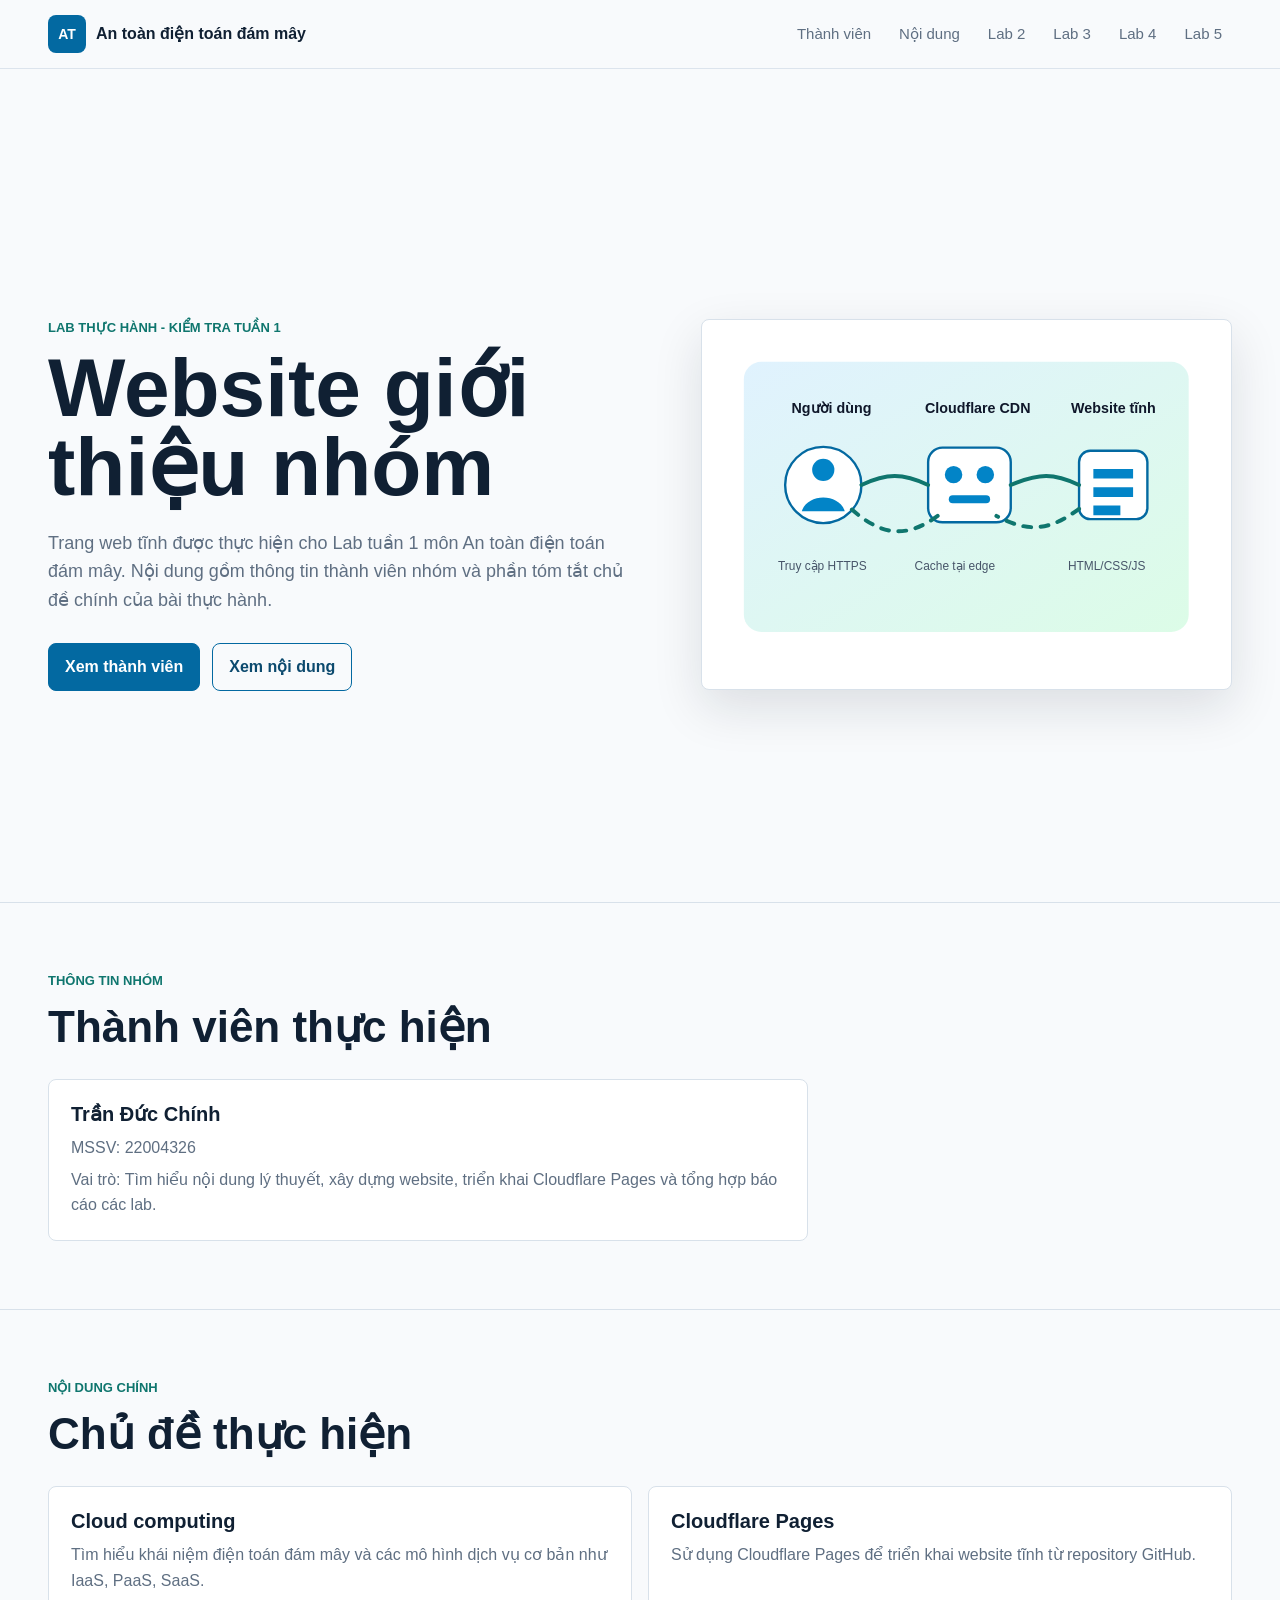
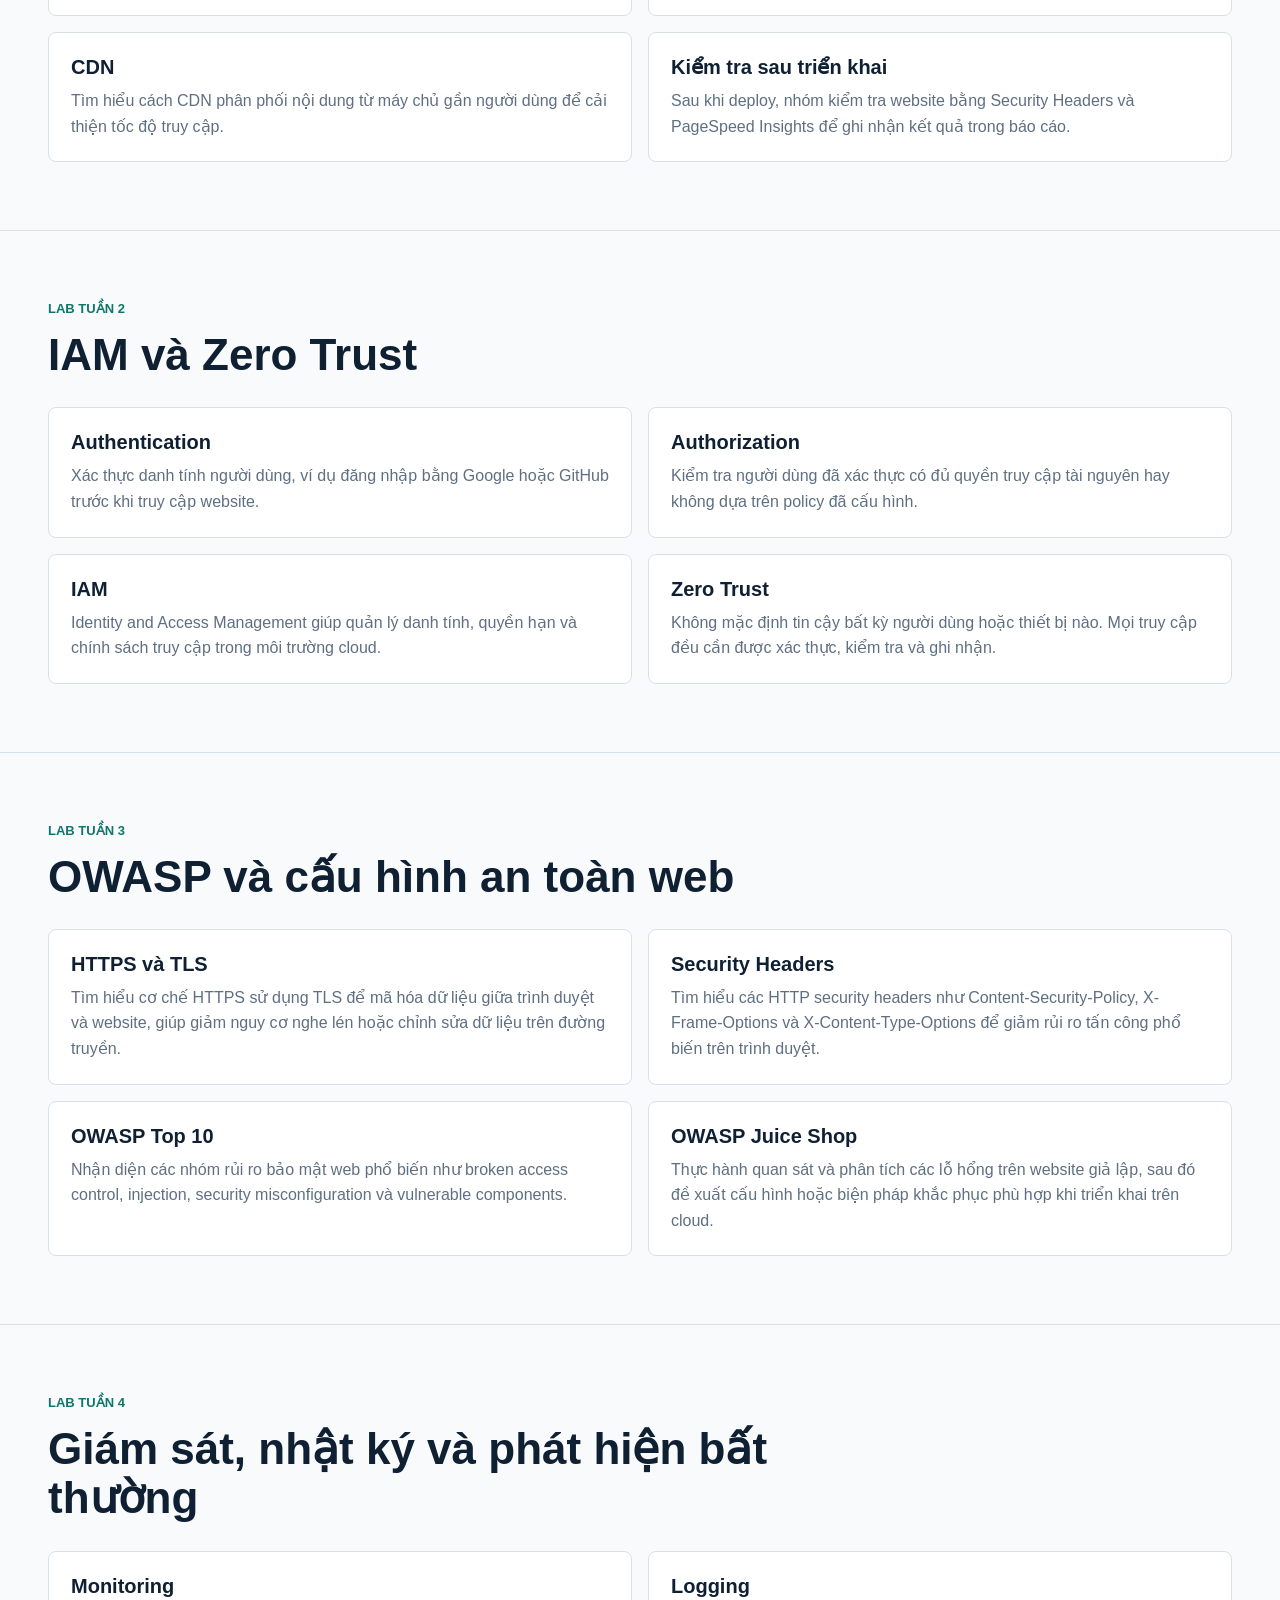
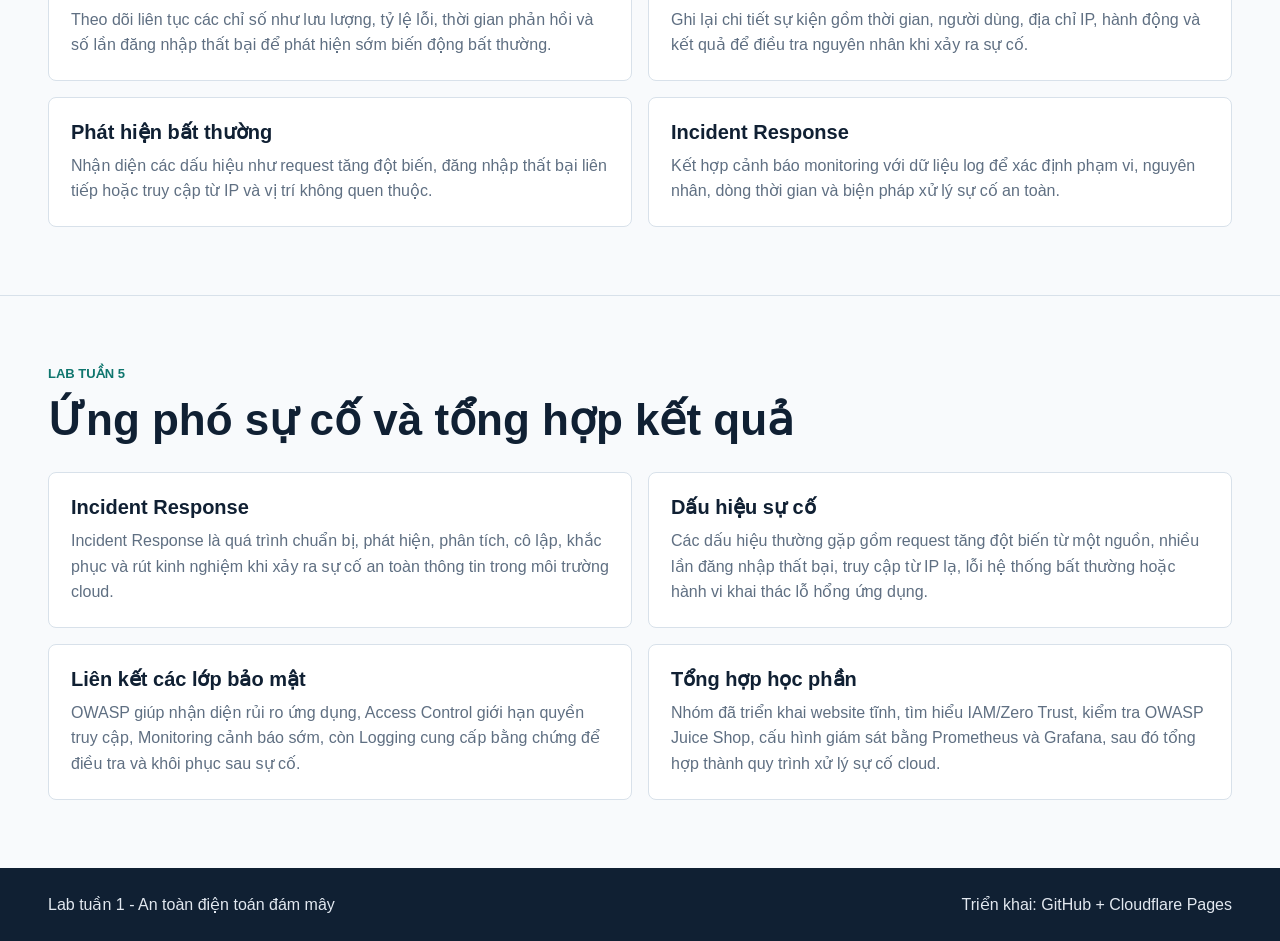
<file: index.html>
<!doctype html>
<html lang="vi">
  <head>
    <meta charset="utf-8" />
    <meta name="viewport" content="width=device-width, initial-scale=1" />
    <meta name="description" content="Website tĩnh giới thiệu nhóm và tổng hợp nội dung các lab môn An toàn điện toán đám mây." />
    <title>Tổng hợp Lab - An toàn điện toán đám mây</title>
    <link rel="stylesheet" href="styles.css" />
  </head>
  <body>
    <header class="topbar">
      <a class="brand" href="#top" aria-label="Về đầu trang">
        <span class="brand-mark">AT</span>
        <span>An toàn điện toán đám mây</span>
      </a>
      <nav class="nav" aria-label="Điều hướng chính">
        <a href="#members">Thành viên</a>
        <a href="#content">Nội dung</a>
        <a href="#lab2">Lab 2</a>
        <a href="#lab3">Lab 3</a>
        <a href="#lab4">Lab 4</a>
        <a href="#lab5">Lab 5</a>
      </nav>
    </header>

    <main id="top">
      <section class="hero" aria-labelledby="hero-title">
        <div class="hero-copy">
          <p class="eyebrow">LAB THỰC HÀNH - KIỂM TRA TUẦN 1</p>
          <h1 id="hero-title">Website giới thiệu nhóm</h1>
          <p>
            Trang web tĩnh được thực hiện cho Lab tuần 1 môn An toàn điện toán
            đám mây. Nội dung gồm thông tin thành viên nhóm và phần tóm tắt chủ
            đề chính của bài thực hành.
          </p>
          <div class="hero-actions" aria-label="Liên kết nhanh">
            <a class="button primary" href="#members">Xem thành viên</a>
            <a class="button secondary" href="#content">Xem nội dung</a>
          </div>
        </div>

        <figure class="cloud-figure" aria-label="Minh họa CDN phân phối nội dung">
          <svg viewBox="0 0 620 420" role="img" aria-labelledby="diagram-title diagram-desc">
            <title id="diagram-title">Sơ đồ website tĩnh trên CDN</title>
            <desc id="diagram-desc">
              Người dùng truy cập nội dung từ edge network, edge lấy dữ liệu từ website tĩnh.
            </desc>
            <defs>
              <linearGradient id="panel" x1="0" x2="1" y1="0" y2="1">
                <stop offset="0%" stop-color="#e0f2fe" />
                <stop offset="100%" stop-color="#dcfce7" />
              </linearGradient>
            </defs>
            <rect x="30" y="30" width="560" height="340" rx="22" fill="url(#panel)" />
            <g fill="#0f172a" font-family="Arial, sans-serif" font-size="18" font-weight="700">
              <text x="90" y="95">Người dùng</text>
              <text x="258" y="95">Cloudflare CDN</text>
              <text x="442" y="95">Website tĩnh</text>
            </g>
            <g fill="#ffffff" stroke="#0369a1" stroke-width="3">
              <circle cx="130" cy="185" r="48" />
              <rect x="262" y="138" width="104" height="94" rx="18" />
              <rect x="452" y="142" width="86" height="86" rx="14" />
            </g>
            <g stroke="#0f766e" stroke-width="5" stroke-linecap="round" fill="none">
              <path d="M178 185 C210 170, 230 170, 262 185" />
              <path d="M366 185 C402 170, 420 170, 452 185" />
              <path d="M452 215 C416 242, 389 246, 348 224" stroke-dasharray="10 12" />
              <path d="M274 224 C235 252, 205 250, 166 216" stroke-dasharray="10 12" />
            </g>
            <g fill="#0284c7">
              <circle cx="130" cy="166" r="14" />
              <path d="M103 218c7-23 47-23 54 0z" />
              <circle cx="294" cy="172" r="11" />
              <circle cx="334" cy="172" r="11" />
              <rect x="288" y="198" width="52" height="10" rx="5" />
              <path d="M470 165h50v12h-50zM470 188h50v12h-50zM470 211h34v12h-34z" />
            </g>
            <g fill="#475569" font-family="Arial, sans-serif" font-size="15">
              <text x="73" y="292">Truy cập HTTPS</text>
              <text x="245" y="292">Cache tại edge</text>
              <text x="438" y="292">HTML/CSS/JS</text>
            </g>
          </svg>
        </figure>
      </section>

      <section id="members" class="section">
        <div class="section-heading">
          <p class="eyebrow">Thông tin nhóm</p>
          <h2>Thành viên thực hiện</h2>
        </div>
        <div class="member-grid">
          <article class="member-card">
            <h3>Trần Đức Chính</h3>
            <p>MSSV: 22004326</p>
            <p>Vai trò: Tìm hiểu nội dung lý thuyết, xây dựng website, triển khai Cloudflare Pages và tổng hợp báo cáo các lab.</p>
          </article>
        </div>
      </section>

      <section id="content" class="section">
        <div class="section-heading">
          <p class="eyebrow">Nội dung chính</p>
          <h2>Chủ đề thực hiện</h2>
        </div>
        <div class="topic-list">
          <article>
            <h3>Cloud computing</h3>
            <p>
              Tìm hiểu khái niệm điện toán đám mây và các mô hình dịch vụ cơ
              bản như IaaS, PaaS, SaaS.
            </p>
          </article>
          <article>
            <h3>Cloudflare Pages</h3>
            <p>
              Sử dụng Cloudflare Pages để triển khai website tĩnh từ repository
              GitHub.
            </p>
          </article>
          <article>
            <h3>CDN</h3>
            <p>
              Tìm hiểu cách CDN phân phối nội dung từ máy chủ gần người dùng để
              cải thiện tốc độ truy cập.
            </p>
          </article>
          <article>
            <h3>Kiểm tra sau triển khai</h3>
            <p>
              Sau khi deploy, nhóm kiểm tra website bằng Security Headers và
              PageSpeed Insights để ghi nhận kết quả trong báo cáo.
            </p>
          </article>
        </div>
      </section>

      <section id="lab2" class="section">
        <div class="section-heading">
          <p class="eyebrow">Lab tuần 2</p>
          <h2>IAM và Zero Trust</h2>
        </div>
        <div class="topic-list">
          <article>
            <h3>Authentication</h3>
            <p>
              Xác thực danh tính người dùng, ví dụ đăng nhập bằng Google hoặc
              GitHub trước khi truy cập website.
            </p>
          </article>
          <article>
            <h3>Authorization</h3>
            <p>
              Kiểm tra người dùng đã xác thực có đủ quyền truy cập tài nguyên
              hay không dựa trên policy đã cấu hình.
            </p>
          </article>
          <article>
            <h3>IAM</h3>
            <p>
              Identity and Access Management giúp quản lý danh tính, quyền hạn
              và chính sách truy cập trong môi trường cloud.
            </p>
          </article>
          <article>
            <h3>Zero Trust</h3>
            <p>
              Không mặc định tin cậy bất kỳ người dùng hoặc thiết bị nào. Mọi
              truy cập đều cần được xác thực, kiểm tra và ghi nhận.
            </p>
          </article>
        </div>
      </section>

      <section id="lab3" class="section">
        <div class="section-heading">
          <p class="eyebrow">Lab tuần 3</p>
          <h2>OWASP và cấu hình an toàn web</h2>
        </div>
        <div class="topic-list">
          <article>
            <h3>HTTPS và TLS</h3>
            <p>
              Tìm hiểu cơ chế HTTPS sử dụng TLS để mã hóa dữ liệu giữa trình
              duyệt và website, giúp giảm nguy cơ nghe lén hoặc chỉnh sửa dữ
              liệu trên đường truyền.
            </p>
          </article>
          <article>
            <h3>Security Headers</h3>
            <p>
              Tìm hiểu các HTTP security headers như Content-Security-Policy,
              X-Frame-Options và X-Content-Type-Options để giảm rủi ro tấn công
              phổ biến trên trình duyệt.
            </p>
          </article>
          <article>
            <h3>OWASP Top 10</h3>
            <p>
              Nhận diện các nhóm rủi ro bảo mật web phổ biến như broken access
              control, injection, security misconfiguration và vulnerable
              components.
            </p>
          </article>
          <article>
            <h3>OWASP Juice Shop</h3>
            <p>
              Thực hành quan sát và phân tích các lỗ hổng trên website giả lập,
              sau đó đề xuất cấu hình hoặc biện pháp khắc phục phù hợp khi triển
              khai trên cloud.
            </p>
          </article>
        </div>
      </section>

      <section id="lab4" class="section">
        <div class="section-heading">
          <p class="eyebrow">Lab tuần 4</p>
          <h2>Giám sát, nhật ký và phát hiện bất thường</h2>
        </div>
        <div class="topic-list">
          <article>
            <h3>Monitoring</h3>
            <p>
              Theo dõi liên tục các chỉ số như lưu lượng, tỷ lệ lỗi, thời gian
              phản hồi và số lần đăng nhập thất bại để phát hiện sớm biến động
              bất thường.
            </p>
          </article>
          <article>
            <h3>Logging</h3>
            <p>
              Ghi lại chi tiết sự kiện gồm thời gian, người dùng, địa chỉ IP,
              hành động và kết quả để điều tra nguyên nhân khi xảy ra sự cố.
            </p>
          </article>
          <article>
            <h3>Phát hiện bất thường</h3>
            <p>
              Nhận diện các dấu hiệu như request tăng đột biến, đăng nhập thất
              bại liên tiếp hoặc truy cập từ IP và vị trí không quen thuộc.
            </p>
          </article>
          <article>
            <h3>Incident Response</h3>
            <p>
              Kết hợp cảnh báo monitoring với dữ liệu log để xác định phạm vi,
              nguyên nhân, dòng thời gian và biện pháp xử lý sự cố an toàn.
            </p>
          </article>
        </div>
      </section>

      <section id="lab5" class="section">
        <div class="section-heading">
          <p class="eyebrow">Lab tuần 5</p>
          <h2>Ứng phó sự cố và tổng hợp kết quả</h2>
        </div>
        <div class="topic-list">
          <article>
            <h3>Incident Response</h3>
            <p>
              Incident Response là quá trình chuẩn bị, phát hiện, phân tích, cô lập,
              khắc phục và rút kinh nghiệm khi xảy ra sự cố an toàn thông tin trong
              môi trường cloud.
            </p>
          </article>
          <article>
            <h3>Dấu hiệu sự cố</h3>
            <p>
              Các dấu hiệu thường gặp gồm request tăng đột biến từ một nguồn, nhiều
              lần đăng nhập thất bại, truy cập từ IP lạ, lỗi hệ thống bất thường hoặc
              hành vi khai thác lỗ hổng ứng dụng.
            </p>
          </article>
          <article>
            <h3>Liên kết các lớp bảo mật</h3>
            <p>
              OWASP giúp nhận diện rủi ro ứng dụng, Access Control giới hạn quyền
              truy cập, Monitoring cảnh báo sớm, còn Logging cung cấp bằng chứng để
              điều tra và khôi phục sau sự cố.
            </p>
          </article>
          <article>
            <h3>Tổng hợp học phần</h3>
            <p>
              Nhóm đã triển khai website tĩnh, tìm hiểu IAM/Zero Trust, kiểm tra
              OWASP Juice Shop, cấu hình giám sát bằng Prometheus và Grafana, sau đó
              tổng hợp thành quy trình xử lý sự cố cloud.
            </p>
          </article>
        </div>
      </section>
    </main>

    <footer class="footer">
      <p>Lab tuần 1 - An toàn điện toán đám mây</p>
      <p>Triển khai: GitHub + Cloudflare Pages</p>
    </footer>
  </body>
</html>
</file>
<file: styles.css>
:root {
  color-scheme: light;
  --ink: #102033;
  --muted: #5f6f82;
  --line: #d8e1ea;
  --paper: #f8fafc;
  --white: #ffffff;
  --blue: #0369a1;
  --blue-dark: #0c4a6e;
  --green: #0f766e;
  --green-soft: #d9f99d;
  --shadow: 0 18px 50px rgba(15, 23, 42, 0.12);
}

* {
  box-sizing: border-box;
}

html {
  scroll-behavior: smooth;
}

body {
  margin: 0;
  font-family: Arial, Helvetica, sans-serif;
  color: var(--ink);
  background: var(--paper);
  line-height: 1.6;
}

a {
  color: inherit;
}

.topbar {
  position: sticky;
  top: 0;
  z-index: 10;
  display: flex;
  align-items: center;
  justify-content: space-between;
  gap: 24px;
  padding: 14px clamp(18px, 4vw, 48px);
  border-bottom: 1px solid rgba(216, 225, 234, 0.86);
  background: rgba(248, 250, 252, 0.95);
  backdrop-filter: blur(16px);
}

.brand,
.nav,
.hero-actions,
.footer {
  display: flex;
  align-items: center;
}

.brand {
  gap: 10px;
  font-weight: 700;
  text-decoration: none;
}

.brand-mark {
  display: grid;
  width: 38px;
  height: 38px;
  place-items: center;
  border-radius: 8px;
  color: var(--white);
  background: var(--blue);
  font-size: 14px;
}

.nav {
  gap: 8px;
}

.nav a {
  padding: 8px 10px;
  color: var(--muted);
  font-size: 15px;
  text-decoration: none;
}

.nav a:hover,
.nav a:focus-visible {
  color: var(--blue-dark);
}

.hero {
  display: grid;
  grid-template-columns: minmax(0, 1fr) minmax(320px, 0.9fr);
  gap: clamp(28px, 5vw, 64px);
  align-items: center;
  min-height: calc(100svh - 67px);
  padding: clamp(40px, 7vw, 86px) clamp(18px, 4vw, 48px) 48px;
}

.hero-copy {
  max-width: 680px;
}

.eyebrow {
  margin: 0 0 10px;
  color: var(--green);
  font-size: 13px;
  font-weight: 700;
  letter-spacing: 0;
  text-transform: uppercase;
}

h1,
h2,
h3,
p {
  overflow-wrap: anywhere;
}

h1 {
  margin: 0;
  max-width: 12ch;
  font-size: clamp(44px, 7vw, 82px);
  line-height: 0.96;
  letter-spacing: 0;
}

h2 {
  margin: 0;
  font-size: clamp(28px, 4vw, 44px);
  line-height: 1.12;
  letter-spacing: 0;
}

h3 {
  margin: 0 0 8px;
  font-size: 20px;
  line-height: 1.25;
  letter-spacing: 0;
}

.hero-copy > p:not(.eyebrow) {
  max-width: 62ch;
  margin: 22px 0 0;
  color: var(--muted);
  font-size: 18px;
}

.hero-actions {
  flex-wrap: wrap;
  gap: 12px;
  margin-top: 28px;
}

.button {
  min-height: 44px;
  padding: 10px 16px;
  border: 1px solid var(--blue);
  border-radius: 8px;
  font-weight: 700;
  text-decoration: none;
}

.button.primary {
  color: var(--white);
  background: var(--blue);
}

.button.secondary {
  color: var(--blue-dark);
  background: transparent;
}

.cloud-figure {
  margin: 0;
  padding: 18px;
  border: 1px solid var(--line);
  border-radius: 8px;
  background: var(--white);
  box-shadow: var(--shadow);
}

.cloud-figure svg {
  display: block;
  width: 100%;
  height: auto;
}

.section {
  padding: 68px clamp(18px, 4vw, 48px);
  border-top: 1px solid var(--line);
}

.section-heading {
  max-width: 780px;
  margin-bottom: 28px;
}

.member-grid,
.topic-list {
  display: grid;
  gap: 16px;
}

.member-grid {
  grid-template-columns: repeat(auto-fit, minmax(min(100%, 320px), 1fr));
  max-width: 760px;
}

.member-card,
.topic-list article {
  padding: 22px;
  border: 1px solid var(--line);
  border-radius: 8px;
  background: var(--white);
}

.member-card p,
.topic-list p {
  margin: 0;
  color: var(--muted);
}

.member-card p + p {
  margin-top: 6px;
}

.topic-list {
  grid-template-columns: repeat(2, minmax(0, 1fr));
}

code {
  padding: 2px 5px;
  border-radius: 5px;
  background: #e2e8f0;
  font-size: 0.95em;
}

.footer {
  justify-content: space-between;
  gap: 16px;
  padding: 24px clamp(18px, 4vw, 48px);
  color: #e2e8f0;
  background: #102033;
}

.footer p {
  margin: 0;
}

@media (max-width: 840px) {
  .topbar,
  .footer {
    align-items: flex-start;
    flex-direction: column;
  }

  .nav {
    flex-wrap: wrap;
  }

  .hero {
    grid-template-columns: 1fr;
    min-height: auto;
  }

  h1 {
    max-width: 11ch;
  }

  .member-grid,
  .topic-list {
    grid-template-columns: 1fr;
  }
}

@media (max-width: 480px) {
  .brand {
    align-items: flex-start;
  }

  .nav a {
    padding-left: 0;
  }

  h1 {
    font-size: 42px;
  }

  .cloud-figure {
    padding: 8px;
  }
}
</file>
